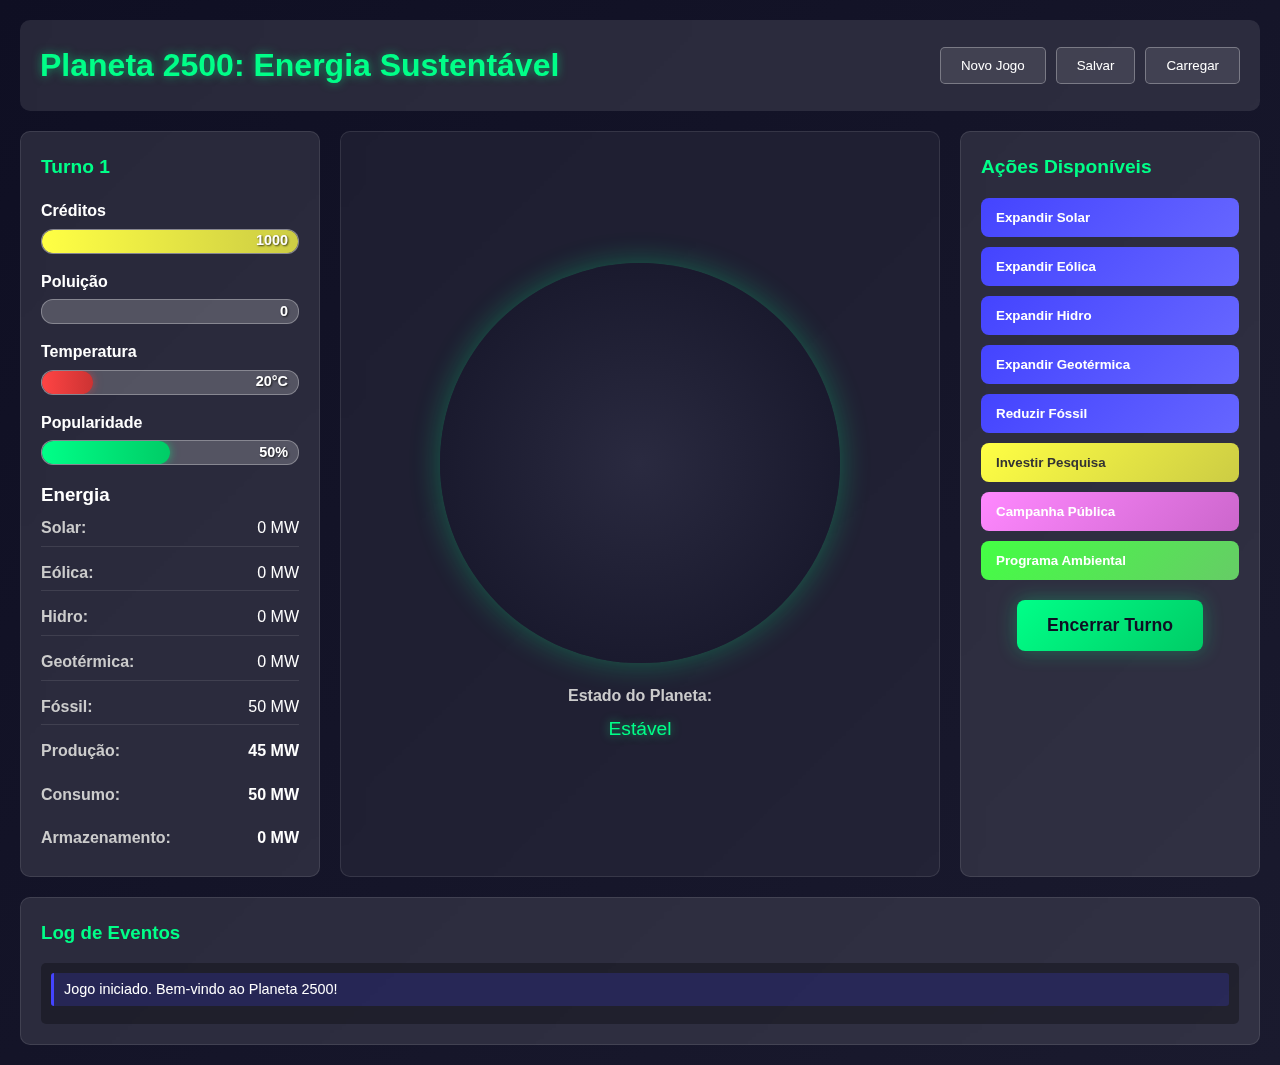
<file: index.html>
<!DOCTYPE html>
<html lang="pt-BR">
<head>
    <meta charset="UTF-8">
    <meta name="viewport" content="width=device-width, initial-scale=1.0">
    <title>Planeta 2500: Energia Sustentável</title>
    <link rel="stylesheet" href="styles/main.css">
</head>
<body>
    <div id="game-container">
        <!-- Cabeçalho com título e controles principais -->
        <header id="game-header">
            <h1>Planeta 2500: Energia Sustentável</h1>
            <div id="game-controls">
                <button id="new-game-btn">Novo Jogo</button>
                <button id="save-btn">Salvar</button>
                <button id="load-btn">Carregar</button>
            </div>
        </header>

        <!-- Painel principal do jogo -->
        <div id="game-main">
            <!-- Painel esquerdo com indicadores -->
            <div id="left-panel">
                <div id="turn-panel">
                    <h2>Turno <span id="turn-number">1</span></h2>
                </div>

                <div id="indicators-panel">
                    <div class="indicator">
                        <label>Créditos</label>
                        <div class="bar-container">
                            <div id="credits-bar" class="bar economy-bar" style="width: 100%"></div>
                            <span id="credits-value" class="bar-value">1000</span>
                        </div>
                    </div>

                    <div class="indicator">
                        <label>Poluição</label>
                        <div class="bar-container">
                            <div id="pollution-bar" class="bar negative-bar" style="width: 0%"></div>
                            <span id="pollution-value" class="bar-value">0</span>
                        </div>
                    </div>

                    <div class="indicator">
                        <label>Temperatura</label>
                        <div class="bar-container">
                            <div id="temperature-bar" class="bar negative-bar" style="width: 20%"></div>
                            <span id="temperature-value" class="bar-value">20°C</span>
                        </div>
                    </div>

                    <div class="indicator">
                        <label>Popularidade</label>
                        <div class="bar-container">
                            <div id="popularity-bar" class="bar positive-bar" style="width: 50%"></div>
                            <span id="popularity-value" class="bar-value">50%</span>
                        </div>
                    </div>
                </div>

                <div id="energy-panel">
                    <h3>Energia</h3>
                    <div class="energy-info">
                        <div class="energy-source">
                            <span class="source-label">Solar:</span>
                            <span id="solar-capacity">0 MW</span>
                        </div>
                        <div class="energy-source">
                            <span class="source-label">Eólica:</span>
                            <span id="wind-capacity">0 MW</span>
                        </div>
                        <div class="energy-source">
                            <span class="source-label">Hidro:</span>
                            <span id="hydro-capacity">0 MW</span>
                        </div>
                        <div class="energy-source">
                            <span class="source-label">Geotérmica:</span>
                            <span id="geo-capacity">0 MW</span>
                        </div>
                        <div class="energy-source">
                            <span class="source-label">Fóssil:</span>
                            <span id="fossil-capacity">50 MW</span>
                        </div>
                        <div class="energy-balance">
                            <span class="balance-label">Produção:</span>
                            <span id="production-total">45 MW</span>
                        </div>
                        <div class="energy-balance">
                            <span class="balance-label">Consumo:</span>
                            <span id="consumption-total">50 MW</span>
                        </div>
                        <div class="energy-balance">
                            <span class="balance-label">Armazenamento:</span>
                            <span id="storage-total">0 MW</span>
                        </div>
                    </div>
                </div>
            </div>

            <!-- Canvas central do planeta -->
            <div id="center-panel">
                <canvas id="planet-canvas" width="400" height="400"></canvas>
                <div id="planet-status">
                    <div class="status-item">
                        <span class="status-label">Estado do Planeta:</span>
                        <span id="planet-condition" class="status-value">Estável</span>
                    </div>
                </div>
            </div>

            <!-- Painel direito com ações -->
            <div id="right-panel">
                <div id="actions-panel">
                    <h3>Ações Disponíveis</h3>
                    <div class="action-buttons">
                        <button id="expand-solar-btn" class="action-btn energy-btn" data-tooltip="Expandir energia solar (+10 MW, -200 créditos, +poluição leve)">
                            Expandir Solar
                        </button>
                        <button id="expand-wind-btn" class="action-btn energy-btn" data-tooltip="Expandir energia eólica (+10 MW, -150 créditos)">
                            Expandir Eólica
                        </button>
                        <button id="expand-hydro-btn" class="action-btn energy-btn" data-tooltip="Expandir energia hidro (+15 MW, -300 créditos)">
                            Expandir Hidro
                        </button>
                        <button id="expand-geo-btn" class="action-btn energy-btn" data-tooltip="Expandir energia geotérmica (+8 MW, -250 créditos)">
                            Expandir Geotérmica
                        </button>
                        <button id="reduce-fossil-btn" class="action-btn energy-btn" data-tooltip="Reduzir energia fóssil (-5 MW, +popularidade)">
                            Reduzir Fóssil
                        </button>
                        <button id="invest-research-btn" class="action-btn economy-btn" data-tooltip="Investir em pesquisa (-100 créditos, +descobertas)">
                            Investir Pesquisa
                        </button>
                        <button id="public-campaign-btn" class="action-btn society-btn" data-tooltip="Campanha pública (-50 créditos, +popularidade)">
                            Campanha Pública
                        </button>
                        <button id="environmental-program-btn" class="action-btn environment-btn" data-tooltip="Programa ambiental (-150 créditos, -poluição)">
                            Programa Ambiental
                        </button>
                    </div>
                </div>

                <div id="end-turn-panel">
                    <button id="end-turn-btn" class="primary-btn">Encerrar Turno</button>
                </div>
            </div>
        </div>

        <!-- Painel inferior com log -->
        <div id="bottom-panel">
            <div id="log-panel">
                <h3>Log de Eventos</h3>
                <div id="log-container">
                    <div class="log-entry info">Jogo iniciado. Bem-vindo ao Planeta 2500!</div>
                </div>
            </div>
        </div>

        <!-- Modal para decisões -->
        <div id="decision-modal" class="modal hidden">
            <div class="modal-content">
                <h2 id="decision-title">Decisão Importante</h2>
                <p id="decision-description">Uma decisão crítica precisa ser tomada.</p>
                <div class="decision-options">
                    <button id="decision-accept-btn" class="decision-btn accept-btn">Aceitar</button>
                    <button id="decision-reject-btn" class="decision-btn reject-btn">Rejeitar</button>
                </div>
            </div>
        </div>

        <!-- Modal de vitória/derrota -->
        <div id="game-over-modal" class="modal hidden">
            <div class="modal-content">
                <h2 id="game-over-title">Fim do Jogo</h2>
                <p id="game-over-message">Mensagem do resultado.</p>
                <div class="game-over-options">
                    <button id="play-again-btn" class="primary-btn">Jogar Novamente</button>
                </div>
            </div>
        </div>
    </div>

    <!-- Scripts do jogo -->
    <script type="module" src="src/utils/rng.js"></script>
    <script type="module" src="src/utils/format.js"></script>
    <script type="module" src="src/utils/storage.js"></script>
    <script type="module" src="src/core/rules.js"></script>
    <script type="module" src="src/core/state.js"></script>
    <script type="module" src="src/core/energy.js"></script>
    <script type="module" src="src/core/economy.js"></script>
    <script type="module" src="src/core/environment.js"></script>
    <script type="module" src="src/core/society.js"></script>
    <script type="module" src="src/core/victory.js"></script>
    <script type="module" src="src/core/events.js"></script>
    <script type="module" src="src/core/decisions.js"></script>
    <script type="module" src="src/core/engine.js"></script>
    <script type="module" src="src/ui/ui_log.js"></script>
    <script type="module" src="src/ui/ui_canvas.js"></script>
    <script type="module" src="src/ui/ui_modal.js"></script>
    <script type="module" src="src/ui/ui_layout.js"></script>
    <script type="module" src="src/ui/ui_bindings.js"></script>
</body>
</html>
</file>
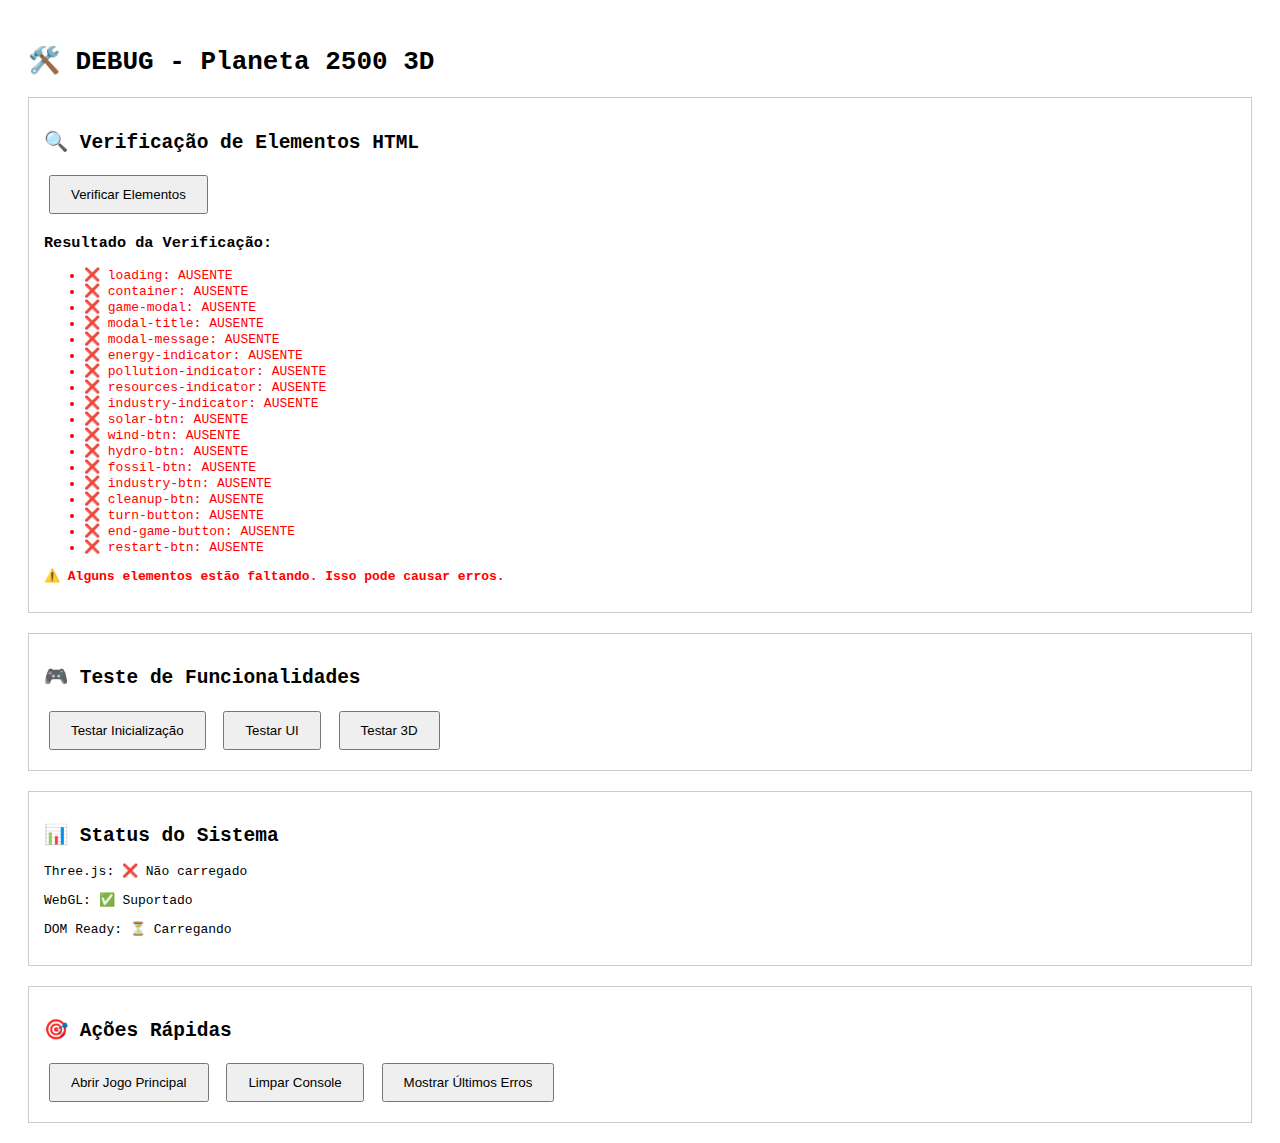
<file: debug-3d.html>
<!DOCTYPE html>
<html lang="pt-BR">
<head>
    <meta charset="UTF-8">
    <meta name="viewport" content="width=device-width, initial-scale=1.0">
    <title>DEBUG - Planeta 2500 3D</title>
    <style>
        body { font-family: monospace; padding: 20px; }
        .debug-section { margin: 20px 0; padding: 15px; border: 1px solid #ccc; }
        .success { background: #d4edda; border-color: #c3e6cb; }
        .error { background: #f8d7da; border-color: #f5c6cb; }
        .warning { background: #fff3cd; border-color: #ffeaa7; }
        button { padding: 10px 20px; margin: 5px; cursor: pointer; }
    </style>
</head>
<body>
    <h1>🛠️ DEBUG - Planeta 2500 3D</h1>

    <div class="debug-section">
        <h2>🔍 Verificação de Elementos HTML</h2>
        <button onclick="checkElements()">Verificar Elementos</button>
        <div id="element-check"></div>
    </div>

    <div class="debug-section">
        <h2>🎮 Teste de Funcionalidades</h2>
        <button onclick="testGameInit()">Testar Inicialização</button>
        <button onclick="testUIUpdate()">Testar UI</button>
        <button onclick="test3D()">Testar 3D</button>
        <div id="function-test"></div>
    </div>

    <div class="debug-section">
        <h2>📊 Status do Sistema</h2>
        <div id="system-status">
            <p>Three.js: <span id="threejs-status">Não verificado</span></p>
            <p>WebGL: <span id="webgl-status">Não verificado</span></p>
            <p>DOM Ready: <span id="dom-status">Não verificado</span></p>
        </div>
    </div>

    <div class="debug-section">
        <h2>🎯 Ações Rápidas</h2>
        <button onclick="openMainGame()">Abrir Jogo Principal</button>
        <button onclick="clearConsole()">Limpar Console</button>
        <button onclick="showErrors()">Mostrar Últimos Erros</button>
    </div>

    <script>
        // Verificar elementos HTML
        function checkElements() {
            const requiredIds = [
                'loading', 'container', 'game-modal', 'modal-title', 'modal-message',
                'energy-indicator', 'pollution-indicator', 'resources-indicator', 'industry-indicator',
                'solar-btn', 'wind-btn', 'hydro-btn', 'fossil-btn', 'industry-btn', 'cleanup-btn',
                'turn-button', 'end-game-button', 'restart-btn'
            ];

            let result = '<h3>Resultado da Verificação:</h3><ul>';
            let allGood = true;

            for (const id of requiredIds) {
                const element = document.getElementById(id);
                if (element) {
                    result += `<li style="color: green;">✅ ${id}: OK</li>`;
                } else {
                    result += `<li style="color: red;">❌ ${id}: AUSENTE</li>`;
                    allGood = false;
                }
            }

            result += '</ul>';

            if (allGood) {
                result += '<p style="color: green; font-weight: bold;">🎉 Todos os elementos necessários estão presentes!</p>';
            } else {
                result += '<p style="color: red; font-weight: bold;">⚠️ Alguns elementos estão faltando. Isso pode causar erros.</p>';
            }

            document.getElementById('element-check').innerHTML = result;
        }

        // Testar funcionalidades
        function testGameInit() {
            try {
                console.log('Testando inicialização do jogo...');
                // Simular inicialização sem criar instância completa
                document.getElementById('function-test').innerHTML = '<p style="color: green;">✅ Inicialização básica OK</p>';
            } catch (error) {
                console.error('Erro na inicialização:', error);
                document.getElementById('function-test').innerHTML = `<p style="color: red;">❌ Erro: ${error.message}</p>`;
            }
        }

        function testUIUpdate() {
            try {
                // Testar acesso aos elementos da UI
                const elements = [
                    'energy-indicator', 'pollution-indicator', 'resources-indicator', 'industry-indicator',
                    'solar-btn', 'turn-button'
                ];

                for (const id of elements) {
                    const el = document.getElementById(id);
                    if (el) {
                        console.log(`${id}: OK`);
                    } else {
                        throw new Error(`Elemento ${id} não encontrado`);
                    }
                }

                document.getElementById('function-test').innerHTML = '<p style="color: green;">✅ UI OK - Todos os elementos acessíveis</p>';
            } catch (error) {
                document.getElementById('function-test').innerHTML = `<p style="color: red;">❌ UI Error: ${error.message}</p>`;
            }
        }

        function test3D() {
            try {
                if (typeof THREE === 'undefined') {
                    throw new Error('Three.js não carregado');
                }

                // Testar WebGL
                const canvas = document.createElement('canvas');
                const gl = canvas.getContext('webgl') || canvas.getContext('experimental-webgl');

                if (!gl) {
                    throw new Error('WebGL não suportado');
                }

                document.getElementById('function-test').innerHTML = '<p style="color: green;">✅ 3D OK - Three.js e WebGL funcionando</p>';
            } catch (error) {
                document.getElementById('function-test').innerHTML = `<p style="color: red;">❌ 3D Error: ${error.message}</p>`;
            }
        }

        // Verificar sistema
        function checkSystem() {
            // Three.js
            const threejsStatus = typeof THREE !== 'undefined' ? '✅ Carregado' : '❌ Não carregado';
            document.getElementById('threejs-status').innerHTML = threejsStatus;

            // WebGL
            try {
                const canvas = document.createElement('canvas');
                const gl = canvas.getContext('webgl') || canvas.getContext('experimental-webgl');
                const webglStatus = gl ? '✅ Suportado' : '❌ Não suportado';
                document.getElementById('webgl-status').innerHTML = webglStatus;
            } catch (e) {
                document.getElementById('webgl-status').innerHTML = '❌ Erro na verificação';
            }

            // DOM
            const domStatus = document.readyState === 'complete' ? '✅ Pronto' : '⏳ Carregando';
            document.getElementById('dom-status').innerHTML = domStatus;
        }

        // Ações rápidas
        function openMainGame() {
            window.open('index-3d.html', '_blank');
        }

        function clearConsole() {
            console.clear();
            alert('Console limpo!');
        }

        function showErrors() {
            // Este é um exemplo simples - em produção você usaria uma biblioteca de logging
            console.log('Verifique o console do navegador para erros detalhados (F12 > Console)');
            alert('Pressione F12 e verifique a aba Console para erros detalhados.');
        }

        // Executar verificações ao carregar
        document.addEventListener('DOMContentLoaded', function() {
            checkSystem();
            checkElements();
        });
    </script>
</body>
</html>
</file>
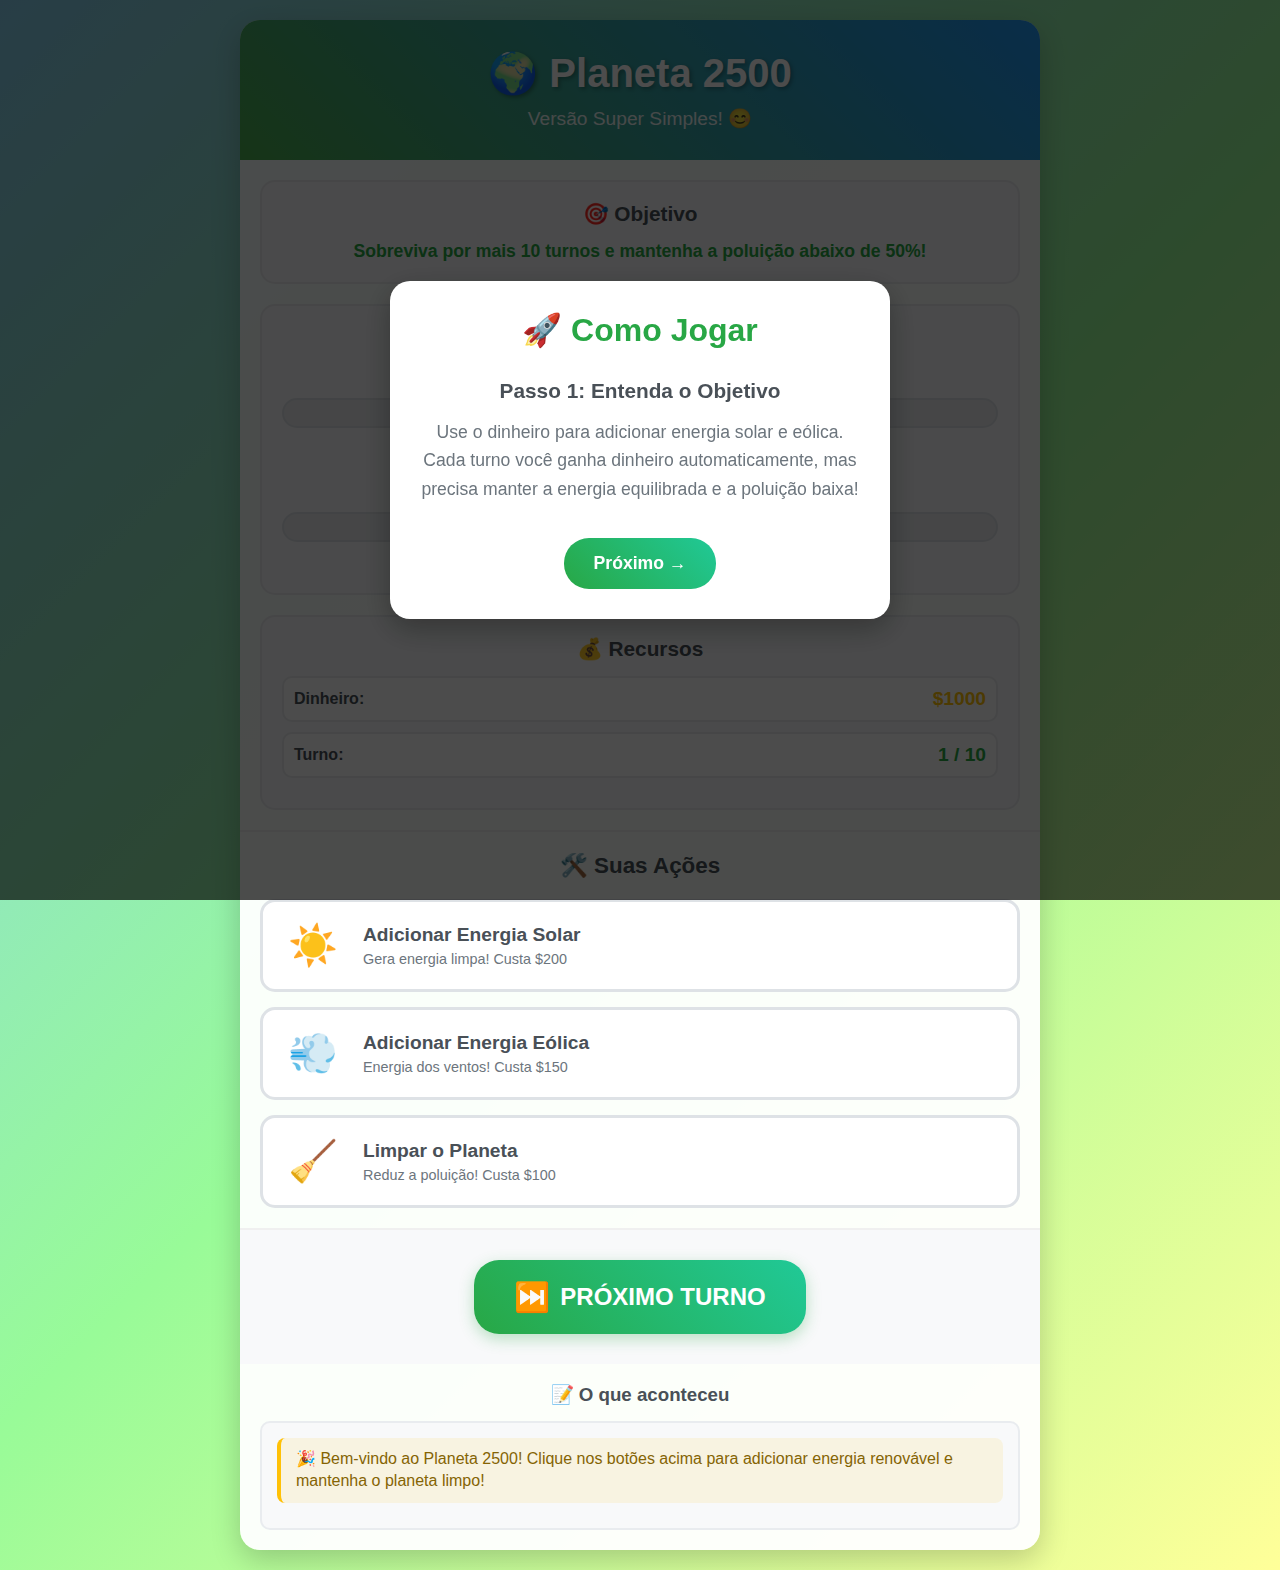
<file: index-simple.html>
<!DOCTYPE html>
<html lang="pt-BR">
<head>
    <meta charset="UTF-8">
    <meta name="viewport" content="width=device-width, initial-scale=1.0">
    <title>Planeta 2500 - Versão Simples</title>
    <link rel="stylesheet" href="styles-simple.css">
</head>
<body>
    <div id="game-container">
        <!-- Cabeçalho simples -->
        <header id="game-header">
            <h1>🌍 Planeta 2500</h1>
            <h2>Versão Super Simples! 😊</h2>
        </header>

        <!-- Status principal -->
        <div id="status-section">
            <div class="status-card">
                <h3>🎯 Objetivo</h3>
                <p id="objective-text">Sobreviva por 10 turnos e mantenha o planeta saudável!</p>
            </div>

            <div class="status-card">
                <h3>📊 Status Atual</h3>
                <div class="status-indicators">
                    <div class="indicator">
                        <span class="indicator-label">🔋 Energia</span>
                        <div class="progress-bar">
                            <div id="energy-bar" class="progress-fill energy-fill"></div>
                        </div>
                        <span id="energy-text" class="indicator-value">50/50 MW</span>
                    </div>

                    <div class="indicator">
                        <span class="indicator-label">🌡️ Poluição</span>
                        <div class="progress-bar">
                            <div id="pollution-bar" class="progress-fill pollution-fill"></div>
                        </div>
                        <span id="pollution-text" class="indicator-value">0%</span>
                    </div>
                </div>
            </div>

            <div class="status-card">
                <h3>💰 Recursos</h3>
                <div class="resource-display">
                    <span class="resource-label">Dinheiro:</span>
                    <span id="money-text" class="resource-value">$1000</span>
                </div>
                <div class="resource-display">
                    <span class="resource-label">Turno:</span>
                    <span id="turn-text" class="resource-value">1 / 10</span>
                </div>
            </div>
        </div>

        <!-- Ações disponíveis -->
        <div id="actions-section">
            <h3>🛠️ Suas Ações</h3>

            <div class="action-buttons">
                <button id="solar-btn" class="action-button solar-button">
                    <div class="action-icon">☀️</div>
                    <div class="action-content">
                        <h4>Adicionar Energia Solar</h4>
                        <p>Gera energia limpa! Custa $200</p>
                    </div>
                </button>

                <button id="wind-btn" class="action-button wind-button">
                    <div class="action-icon">💨</div>
                    <div class="action-content">
                        <h4>Adicionar Energia Eólica</h4>
                        <p>Energia dos ventos! Custa $150</p>
                    </div>
                </button>

                <button id="cleanup-btn" class="action-button cleanup-button">
                    <div class="action-icon">🧹</div>
                    <div class="action-content">
                        <h4>Limpar o Planeta</h4>
                        <p>Reduz a poluição! Custa $100</p>
                    </div>
                </button>
            </div>
        </div>

        <!-- Botão principal -->
        <div id="main-action-section">
            <button id="next-turn-btn" class="main-button">
                <span class="button-icon">⏭️</span>
                <span class="button-text">PRÓXIMO TURNO</span>
            </button>
        </div>

        <!-- Mensagens do jogo -->
        <div id="messages-section">
            <h3>📝 O que aconteceu</h3>
            <div id="message-list">
                <div class="message welcome-message">
                    🎉 Bem-vindo ao Planeta 2500! Clique nos botões acima para adicionar energia renovável e mantenha o planeta limpo!
                </div>
            </div>
        </div>

        <!-- Modal de tutorial -->
        <div id="tutorial-modal" class="modal">
            <div class="modal-content tutorial-content">
                <h2>🚀 Como Jogar</h2>

                <div class="tutorial-step" id="step-1">
                    <h3>Passo 1: Entenda o Objetivo</h3>
                    <p>Use o dinheiro para adicionar energia solar e eólica. Cada turno você ganha dinheiro automaticamente, mas precisa manter a energia equilibrada e a poluição baixa!</p>
                    <button class="tutorial-next-btn">Próximo →</button>
                </div>

                <div class="tutorial-step hidden" id="step-2">
                    <h3>Passo 2: Adicione Energia</h3>
                    <p>Clique em "Adicionar Energia Solar" ou "Adicionar Energia Eólica". Energia solar é mais cara mas gera mais energia. Energia eólica é mais barata mas gera menos.</p>
                    <button class="tutorial-next-btn">Próximo →</button>
                </div>

                <div class="tutorial-step hidden" id="step-3">
                    <h3>Passo 3: Controle a Poluição</h3>
                    <p>Se a poluição ficar alta demais (vermelha), use "Limpar o Planeta" para reduzir. Mas lembre-se: você precisa de dinheiro para isso também!</p>
                    <button class="tutorial-next-btn">Próximo →</button>
                </div>

                <div class="tutorial-step hidden" id="step-4">
                    <h3>Passo 4: Avance os Turnos</h3>
                    <p>Clique em "PRÓXIMO TURNO" para avançar. Cada turno você ganha dinheiro, mas a poluição pode aumentar se você não cuidar bem do planeta!</p>
                    <button class="tutorial-next-btn">Próximo →</button>
                </div>

                <div class="tutorial-step hidden" id="step-5">
                    <h3>Passo 5: Vença o Jogo!</h3>
                    <p>Sobreviva por 10 turnos com energia suficiente e poluição baixa. Boa sorte! 🌱</p>
                    <button id="start-game-btn" class="tutorial-finish-btn">COMEÇAR A JOGAR! 🎮</button>
                </div>
            </div>
        </div>

        <!-- Modal de fim de jogo -->
        <div id="game-over-modal" class="modal hidden">
            <div class="modal-content">
                <h2 id="game-result-title">🎉 Parabéns!</h2>
                <p id="game-result-message">Você conseguiu salvar o Planeta 2500!</p>
                <button id="play-again-btn" class="main-button">Jogar Novamente</button>
            </div>
        </div>
    </div>

    <!-- Scripts -->
    <script src="game-simple.js"></script>
</body>
</html>
</file>
<file: styles-simple.css>
/* Planeta 2500 - Versão Super Simples */
/* Design limpo, intuitivo e amigável */

* {
    margin: 0;
    padding: 0;
    box-sizing: border-box;
    font-family: 'Segoe UI', Tahoma, Geneva, Verdana, sans-serif;
}

body {
    background: linear-gradient(135deg, #87CEEB 0%, #98FB98 50%, #FFFF99 100%);
    min-height: 100vh;
    padding: 20px;
    color: #333;
}

#game-container {
    max-width: 800px;
    margin: 0 auto;
    background: rgba(255, 255, 255, 0.95);
    border-radius: 20px;
    box-shadow: 0 10px 30px rgba(0, 0, 0, 0.2);
    overflow: hidden;
}

/* Cabeçalho */
#game-header {
    background: linear-gradient(45deg, #4CAF50, #2196F3);
    color: white;
    text-align: center;
    padding: 30px 20px;
    position: relative;
}

#game-header h1 {
    font-size: 2.5rem;
    margin-bottom: 10px;
    text-shadow: 2px 2px 4px rgba(0, 0, 0, 0.3);
}

#game-header h2 {
    font-size: 1.2rem;
    opacity: 0.9;
    font-weight: normal;
}

/* Seções principais */
#status-section, #actions-section, #messages-section {
    padding: 20px;
    border-bottom: 2px solid #f0f0f0;
}

#status-section {
    display: grid;
    grid-template-columns: 1fr;
    gap: 20px;
}

.status-card {
    background: #f8f9fa;
    border-radius: 15px;
    padding: 20px;
    border: 2px solid #e9ecef;
}

.status-card h3 {
    color: #495057;
    margin-bottom: 15px;
    font-size: 1.3rem;
    text-align: center;
}

#objective-text {
    font-size: 1.1rem;
    text-align: center;
    color: #28a745;
    font-weight: bold;
}

/* Indicadores */
.status-indicators {
    display: grid;
    grid-template-columns: 1fr;
    gap: 20px;
}

.indicator {
    display: flex;
    flex-direction: column;
    align-items: center;
    gap: 10px;
}

.indicator-label {
    font-size: 1.2rem;
    font-weight: bold;
}

.progress-bar {
    width: 100%;
    height: 30px;
    background: #e9ecef;
    border-radius: 15px;
    overflow: hidden;
    border: 2px solid #dee2e6;
}

.progress-fill {
    height: 100%;
    border-radius: 13px;
    transition: width 0.5s ease;
}

.energy-fill {
    background: linear-gradient(90deg, #ffc107, #28a745);
    box-shadow: 0 0 10px rgba(40, 167, 69, 0.3);
}

.pollution-fill {
    background: linear-gradient(90deg, #28a745, #dc3545);
    box-shadow: 0 0 10px rgba(220, 53, 69, 0.3);
}

.indicator-value {
    font-size: 1.1rem;
    font-weight: bold;
    color: #495057;
}

/* Recursos */
.resource-display {
    display: flex;
    justify-content: space-between;
    align-items: center;
    margin-bottom: 10px;
    padding: 10px;
    background: white;
    border-radius: 10px;
    border: 2px solid #e9ecef;
}

.resource-label {
    font-weight: bold;
    color: #495057;
}

.resource-value {
    font-size: 1.2rem;
    font-weight: bold;
    color: #28a745;
}

#money-text {
    color: #ffc107;
}

/* Ações */
#actions-section h3 {
    text-align: center;
    color: #495057;
    margin-bottom: 20px;
    font-size: 1.4rem;
}

.action-buttons {
    display: grid;
    grid-template-columns: 1fr;
    gap: 15px;
}

.action-button {
    display: flex;
    align-items: center;
    padding: 20px;
    border: 3px solid #dee2e6;
    border-radius: 15px;
    background: white;
    cursor: pointer;
    transition: all 0.3s ease;
    text-align: left;
    position: relative;
    min-height: 80px;
}

.action-button:hover {
    transform: translateY(-2px);
    box-shadow: 0 5px 15px rgba(0, 0, 0, 0.1);
    border-color: #adb5bd;
}

.action-button:active {
    transform: translateY(0);
}

.action-button:disabled {
    opacity: 0.5;
    cursor: not-allowed;
    transform: none;
}

.action-icon {
    font-size: 2.5rem;
    margin-right: 20px;
    width: 60px;
    text-align: center;
}

.action-content h4 {
    font-size: 1.2rem;
    color: #495057;
    margin-bottom: 5px;
}

.action-content p {
    color: #6c757d;
    font-size: 0.9rem;
}

.solar-button:hover {
    border-color: #ffc107;
    background: rgba(255, 193, 7, 0.1);
}

.wind-button:hover {
    border-color: #17a2b8;
    background: rgba(23, 162, 184, 0.1);
}

.cleanup-button:hover {
    border-color: #28a745;
    background: rgba(40, 167, 69, 0.1);
}

/* Botão principal */
#main-action-section {
    padding: 30px 20px;
    text-align: center;
    background: #f8f9fa;
}

.main-button {
    background: linear-gradient(45deg, #28a745, #20c997);
    color: white;
    border: none;
    padding: 20px 40px;
    border-radius: 25px;
    font-size: 1.5rem;
    font-weight: bold;
    cursor: pointer;
    transition: all 0.3s ease;
    box-shadow: 0 5px 15px rgba(40, 167, 69, 0.3);
    display: inline-flex;
    align-items: center;
    gap: 10px;
}

.main-button:hover {
    transform: translateY(-2px);
    box-shadow: 0 8px 25px rgba(40, 167, 69, 0.4);
}

.main-button:active {
    transform: translateY(0);
}

.button-icon {
    font-size: 1.8rem;
}

/* Mensagens */
#messages-section {
    border-bottom: none;
}

#messages-section h3 {
    text-align: center;
    color: #495057;
    margin-bottom: 15px;
}

#message-list {
    max-height: 200px;
    overflow-y: auto;
    background: #f8f9fa;
    border-radius: 10px;
    padding: 15px;
    border: 2px solid #e9ecef;
}

.message {
    padding: 10px 15px;
    margin-bottom: 10px;
    border-radius: 8px;
    font-size: 1rem;
    line-height: 1.4;
}

.welcome-message {
    background: rgba(255, 193, 7, 0.1);
    border-left: 4px solid #ffc107;
    color: #856404;
}

.message.success {
    background: rgba(40, 167, 69, 0.1);
    border-left: 4px solid #28a745;
    color: #155724;
}

.message.warning {
    background: rgba(255, 193, 7, 0.1);
    border-left: 4px solid #ffc107;
    color: #856404;
}

.message.error {
    background: rgba(220, 53, 69, 0.1);
    border-left: 4px solid #dc3545;
    color: #721c24;
}

.message.info {
    background: rgba(23, 162, 184, 0.1);
    border-left: 4px solid #17a2b8;
    color: #0c5460;
}

/* Modais */
.modal {
    position: fixed;
    top: 0;
    left: 0;
    width: 100%;
    height: 100%;
    background: rgba(0, 0, 0, 0.7);
    display: flex;
    justify-content: center;
    align-items: center;
    z-index: 1000;
}

.modal.hidden {
    display: none;
}

.modal-content {
    background: white;
    border-radius: 20px;
    padding: 30px;
    max-width: 500px;
    width: 90%;
    max-height: 80vh;
    overflow-y: auto;
    box-shadow: 0 10px 30px rgba(0, 0, 0, 0.3);
}

.tutorial-content {
    text-align: center;
}

.tutorial-content h2 {
    color: #28a745;
    margin-bottom: 30px;
    font-size: 2rem;
}

.tutorial-step h3 {
    color: #495057;
    margin-bottom: 15px;
    font-size: 1.3rem;
}

.tutorial-step p {
    color: #6c757d;
    margin-bottom: 25px;
    line-height: 1.6;
    font-size: 1.1rem;
}

.tutorial-next-btn, .tutorial-finish-btn {
    background: linear-gradient(45deg, #28a745, #20c997);
    color: white;
    border: none;
    padding: 15px 30px;
    border-radius: 25px;
    font-size: 1.1rem;
    font-weight: bold;
    cursor: pointer;
    transition: all 0.3s ease;
    margin-top: 10px;
}

.tutorial-next-btn:hover, .tutorial-finish-btn:hover {
    transform: translateY(-2px);
    box-shadow: 0 5px 15px rgba(40, 167, 69, 0.3);
}

.tutorial-step.hidden {
    display: none;
}

/* Responsividade */
@media (max-width: 600px) {
    body {
        padding: 10px;
    }

    #game-header {
        padding: 20px 15px;
    }

    #game-header h1 {
        font-size: 2rem;
    }

    .status-indicators {
        gap: 15px;
    }

    .action-button {
        padding: 15px;
        min-height: 70px;
    }

    .action-icon {
        font-size: 2rem;
        width: 50px;
        margin-right: 15px;
    }

    .main-button {
        padding: 18px 30px;
        font-size: 1.3rem;
    }

    .modal-content {
        padding: 20px;
        margin: 10px;
    }
}

/* Animações */
@keyframes pulse {
    0%, 100% { transform: scale(1); }
    50% { transform: scale(1.05); }
}

.main-button.pulse {
    animation: pulse 1s infinite;
}

.progress-fill.animate {
    animation: fillProgress 0.8s ease-out;
}

@keyframes fillProgress {
    from { width: 0%; }
    to { width: var(--target-width, 0%); }
}
</file>
<file: styles/main.css>
/* Planeta 2500 - Estilos Principais */
/* Reset e configurações base */
* {
    margin: 0;
    padding: 0;
    box-sizing: border-box;
}

body {
    font-family: 'Segoe UI', Tahoma, Geneva, Verdana, sans-serif;
    background: linear-gradient(135deg, #0f0f23 0%, #1a1a2e 100%);
    color: #ffffff;
    line-height: 1.6;
    min-height: 100vh;
    overflow-x: hidden;
}

#game-container {
    max-width: 1400px;
    margin: 0 auto;
    padding: 20px;
    min-height: 100vh;
}

/* Cabeçalho */
#game-header {
    display: flex;
    justify-content: space-between;
    align-items: center;
    margin-bottom: 20px;
    padding: 20px;
    background: rgba(255, 255, 255, 0.1);
    border-radius: 10px;
    backdrop-filter: blur(10px);
}

#game-header h1 {
    font-size: 2rem;
    color: #00ff88;
    text-shadow: 0 0 10px rgba(0, 255, 136, 0.5);
}

#game-controls {
    display: flex;
    gap: 10px;
}

#game-controls button {
    padding: 10px 20px;
    background: rgba(255, 255, 255, 0.1);
    border: 1px solid rgba(255, 255, 255, 0.3);
    border-radius: 5px;
    color: white;
    cursor: pointer;
    transition: all 0.3s ease;
}

#game-controls button:hover {
    background: rgba(255, 255, 255, 0.2);
    transform: translateY(-2px);
}

/* Layout principal */
#game-main {
    display: grid;
    grid-template-columns: 300px 1fr 300px;
    gap: 20px;
    margin-bottom: 20px;
    min-height: 600px;
}

/* Painéis laterais */
#left-panel, #right-panel {
    background: rgba(255, 255, 255, 0.1);
    border-radius: 10px;
    padding: 20px;
    backdrop-filter: blur(10px);
    border: 1px solid rgba(255, 255, 255, 0.1);
}

#left-panel h2, #right-panel h3 {
    color: #00ff88;
    margin-bottom: 15px;
    font-size: 1.2rem;
}

/* Indicadores */
.indicator {
    margin-bottom: 15px;
}

.indicator label {
    display: block;
    margin-bottom: 5px;
    font-weight: bold;
    color: #ffffff;
}

.bar-container {
    position: relative;
    height: 25px;
    background: rgba(255, 255, 255, 0.2);
    border-radius: 12px;
    overflow: hidden;
    border: 1px solid rgba(255, 255, 255, 0.3);
}

.bar {
    height: 100%;
    border-radius: 12px;
    transition: width 0.5s ease;
    position: relative;
}

.bar-value {
    position: absolute;
    right: 10px;
    top: 50%;
    transform: translateY(-50%);
    font-weight: bold;
    font-size: 0.9rem;
    text-shadow: 1px 1px 2px rgba(0, 0, 0, 0.7);
}

/* Classes utilitárias para barras */
.positive-bar {
    background: linear-gradient(90deg, #00ff88, #00cc66);
    box-shadow: 0 0 10px rgba(0, 255, 136, 0.5);
}

.negative-bar {
    background: linear-gradient(90deg, #ff4444, #cc3333);
    box-shadow: 0 0 10px rgba(255, 68, 68, 0.5);
}

.energy-bar {
    background: linear-gradient(90deg, #4444ff, #6666ff);
    box-shadow: 0 0 10px rgba(68, 68, 255, 0.5);
}

.economy-bar {
    background: linear-gradient(90deg, #ffff44, #cccc44);
    box-shadow: 0 0 10px rgba(255, 255, 68, 0.5);
}

/* Painel de energia */
.energy-info {
    display: flex;
    flex-direction: column;
    gap: 8px;
}

.energy-source, .energy-balance {
    display: flex;
    justify-content: space-between;
    align-items: center;
    padding: 5px 0;
    border-bottom: 1px solid rgba(255, 255, 255, 0.1);
}

.source-label, .balance-label {
    font-weight: bold;
    color: #cccccc;
}

.energy-balance {
    border-bottom: none;
    font-weight: bold;
    color: #ffffff;
}

/* Painel central com canvas */
#center-panel {
    display: flex;
    flex-direction: column;
    align-items: center;
    justify-content: center;
    background: rgba(255, 255, 255, 0.05);
    border-radius: 10px;
    padding: 20px;
    backdrop-filter: blur(10px);
    border: 1px solid rgba(255, 255, 255, 0.1);
}

#planet-canvas {
    border-radius: 50%;
    box-shadow: 0 0 30px rgba(0, 255, 136, 0.3);
    background: radial-gradient(circle, #2a2a40 0%, #1a1a2e 70%, #0f0f23 100%);
}

#planet-status {
    margin-top: 20px;
    text-align: center;
}

.status-item {
    display: flex;
    flex-direction: column;
    gap: 5px;
}

.status-label {
    font-weight: bold;
    color: #cccccc;
}

.status-value {
    font-size: 1.2rem;
    color: #00ff88;
    text-shadow: 0 0 10px rgba(0, 255, 136, 0.5);
}

/* Botões de ação */
.action-buttons {
    display: flex;
    flex-direction: column;
    gap: 10px;
}

.action-btn {
    padding: 12px 15px;
    border: none;
    border-radius: 8px;
    cursor: pointer;
    font-weight: bold;
    transition: all 0.3s ease;
    text-align: left;
    position: relative;
}

.action-btn:hover {
    transform: translateY(-2px);
    box-shadow: 0 5px 15px rgba(0, 0, 0, 0.3);
}

.energy-btn {
    background: linear-gradient(135deg, #4444ff, #6666ff);
    color: white;
}

.energy-btn:hover {
    background: linear-gradient(135deg, #5555ff, #7777ff);
    box-shadow: 0 5px 15px rgba(68, 68, 255, 0.4);
}

.economy-btn {
    background: linear-gradient(135deg, #ffff44, #cccc44);
    color: #333;
}

.economy-btn:hover {
    background: linear-gradient(135deg, #ffff66, #dddd66);
    box-shadow: 0 5px 15px rgba(255, 255, 68, 0.4);
}

.society-btn {
    background: linear-gradient(135deg, #ff88ff, #cc66cc);
    color: white;
}

.society-btn:hover {
    background: linear-gradient(135deg, #ff99ff, #dd77dd);
    box-shadow: 0 5px 15px rgba(255, 136, 255, 0.4);
}

.environment-btn {
    background: linear-gradient(135deg, #44ff44, #66cc66);
    color: white;
}

.environment-btn:hover {
    background: linear-gradient(135deg, #55ff55, #77dd77);
    box-shadow: 0 5px 15px rgba(68, 255, 68, 0.4);
}

/* Botão de encerrar turno */
#end-turn-panel {
    margin-top: 20px;
    text-align: center;
}

.primary-btn {
    padding: 15px 30px;
    background: linear-gradient(135deg, #00ff88, #00cc66);
    border: none;
    border-radius: 8px;
    color: #0f0f23;
    font-weight: bold;
    font-size: 1.1rem;
    cursor: pointer;
    transition: all 0.3s ease;
    box-shadow: 0 0 20px rgba(0, 255, 136, 0.3);
}

.primary-btn:hover {
    transform: translateY(-3px);
    box-shadow: 0 8px 25px rgba(0, 255, 136, 0.5);
}

/* Painel inferior com log */
#bottom-panel {
    background: rgba(255, 255, 255, 0.1);
    border-radius: 10px;
    padding: 20px;
    backdrop-filter: blur(10px);
    border: 1px solid rgba(255, 255, 255, 0.1);
    max-height: 300px;
}

#log-panel h3 {
    color: #00ff88;
    margin-bottom: 15px;
}

#log-container {
    max-height: 200px;
    overflow-y: auto;
    background: rgba(0, 0, 0, 0.3);
    border-radius: 5px;
    padding: 10px;
}

.log-entry {
    margin-bottom: 8px;
    padding: 5px 10px;
    border-radius: 3px;
    font-size: 0.9rem;
}

.log-entry.info {
    background: rgba(68, 68, 255, 0.2);
    border-left: 3px solid #4444ff;
}

.log-entry.success {
    background: rgba(0, 255, 136, 0.2);
    border-left: 3px solid #00ff88;
}

.log-entry.warning {
    background: rgba(255, 255, 68, 0.2);
    border-left: 3px solid #ffff44;
}

.log-entry.error {
    background: rgba(255, 68, 68, 0.2);
    border-left: 3px solid #ff4444;
}

.log-entry.event {
    background: rgba(255, 136, 255, 0.2);
    border-left: 3px solid #ff88ff;
}

/* Modais */
.modal {
    position: fixed;
    top: 0;
    left: 0;
    width: 100%;
    height: 100%;
    background: rgba(0, 0, 0, 0.8);
    display: flex;
    justify-content: center;
    align-items: center;
    z-index: 1000;
    backdrop-filter: blur(5px);
}

.modal.hidden {
    display: none;
}

.modal-content {
    background: linear-gradient(135deg, #1a1a2e, #2a2a40);
    border-radius: 15px;
    padding: 30px;
    max-width: 500px;
    width: 90%;
    border: 1px solid rgba(255, 255, 255, 0.2);
    box-shadow: 0 0 50px rgba(0, 255, 136, 0.3);
    animation: modalAppear 0.3s ease-out;
}

@keyframes modalAppear {
    from {
        opacity: 0;
        transform: scale(0.9) translateY(-20px);
    }
    to {
        opacity: 1;
        transform: scale(1) translateY(0);
    }
}

.modal-content h2 {
    color: #00ff88;
    margin-bottom: 20px;
    text-align: center;
    font-size: 1.5rem;
}

.modal-content p {
    margin-bottom: 25px;
    text-align: center;
    line-height: 1.6;
}

.decision-options, .game-over-options {
    display: flex;
    gap: 15px;
    justify-content: center;
}

.decision-btn {
    padding: 12px 25px;
    border: none;
    border-radius: 8px;
    font-weight: bold;
    cursor: pointer;
    transition: all 0.3s ease;
}

.accept-btn {
    background: linear-gradient(135deg, #00ff88, #00cc66);
    color: #0f0f23;
}

.accept-btn:hover {
    background: linear-gradient(135deg, #00cc66, #009944);
    transform: translateY(-2px);
}

.reject-btn {
    background: linear-gradient(135deg, #ff4444, #cc3333);
    color: white;
}

.reject-btn:hover {
    background: linear-gradient(135deg, #cc3333, #aa2222);
    transform: translateY(-2px);
}

/* Tooltips */
[data-tooltip] {
    position: relative;
}

[data-tooltip]:hover::after {
    content: attr(data-tooltip);
    position: absolute;
    bottom: 100%;
    left: 50%;
    transform: translateX(-50%);
    background: rgba(0, 0, 0, 0.9);
    color: white;
    padding: 8px 12px;
    border-radius: 5px;
    font-size: 0.8rem;
    white-space: nowrap;
    z-index: 100;
    margin-bottom: 5px;
}

[data-tooltip]:hover::before {
    content: '';
    position: absolute;
    bottom: 100%;
    left: 50%;
    transform: translateX(-50%);
    border: 5px solid transparent;
    border-top-color: rgba(0, 0, 0, 0.9);
    margin-bottom: -5px;
}

/* Responsividade */
@media (max-width: 1200px) {
    #game-main {
        grid-template-columns: 250px 1fr 250px;
        gap: 15px;
    }
}

@media (max-width: 900px) {
    #game-main {
        grid-template-columns: 1fr;
        gap: 20px;
    }

    #left-panel, #right-panel {
        order: 2;
    }

    #center-panel {
        order: 1;
    }

    #planet-canvas {
        width: 300px;
        height: 300px;
    }
}

@media (max-width: 600px) {
    #game-container {
        padding: 10px;
    }

    #game-header {
        flex-direction: column;
        gap: 15px;
        text-align: center;
    }

    #game-header h1 {
        font-size: 1.5rem;
    }

    #game-controls {
        flex-wrap: wrap;
        justify-content: center;
    }

    .modal-content {
        padding: 20px;
        margin: 10px;
    }

    .decision-options, .game-over-options {
        flex-direction: column;
    }

    .action-buttons {
        gap: 8px;
    }

    .action-btn {
        padding: 10px 12px;
        font-size: 0.9rem;
    }
}

/* Animações adicionais */
@keyframes pulse {
    0%, 100% { transform: scale(1); }
    50% { transform: scale(1.05); }
}

.action-btn:active {
    animation: pulse 0.1s ease;
}

.bar {
    animation: barFill 0.5s ease-out;
}

@keyframes barFill {
    from { width: 0%; }
    to { width: var(--target-width, 0%); }
}
</file>
